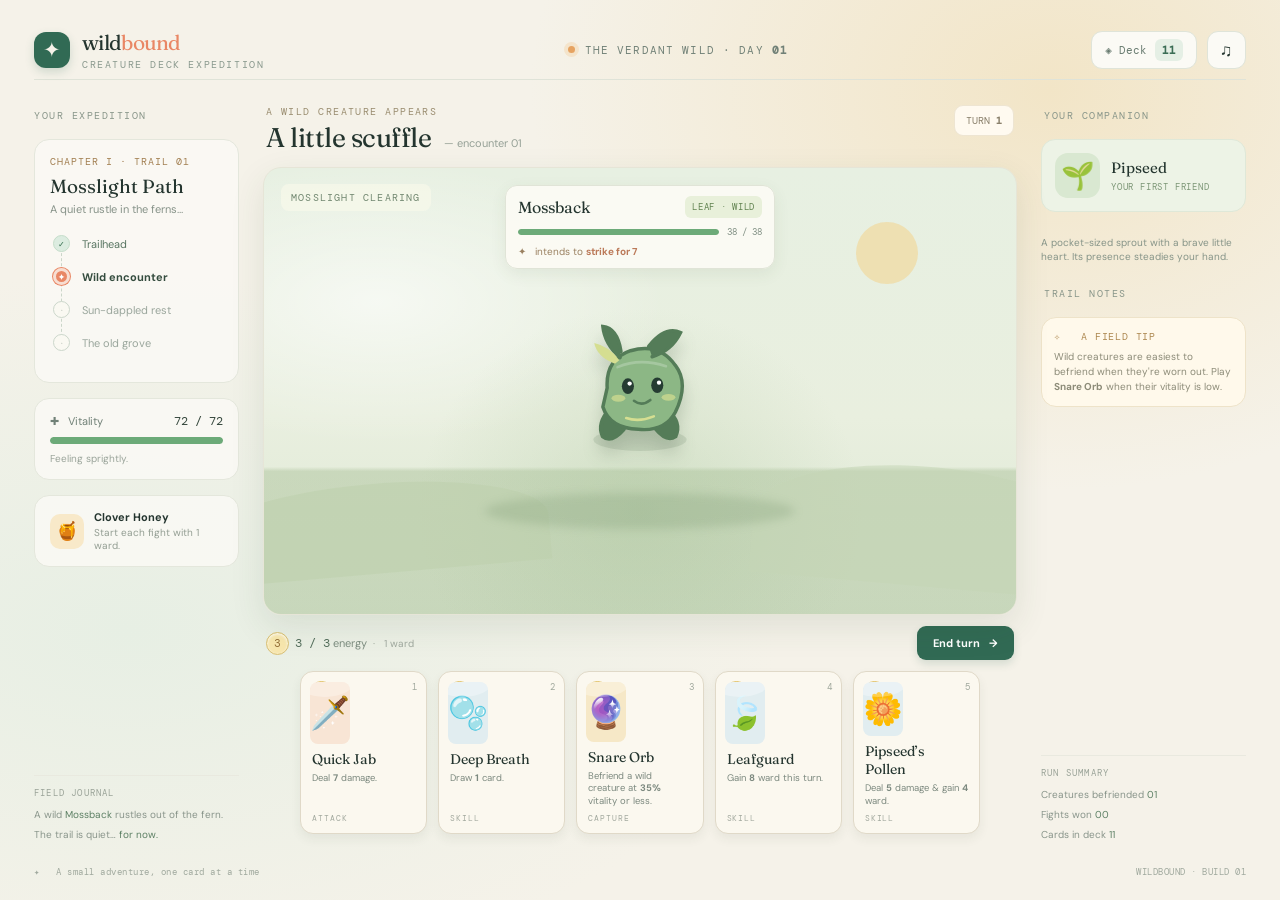
<file: index.html>
<!doctype html>
<html lang="en">
<head>
<meta charset="utf-8"><meta name="viewport" content="width=device-width,initial-scale=1,viewport-fit=cover"><meta name="theme-color" content="#f6f1e7"><link rel="icon" href="data:image/svg+xml,%3Csvg xmlns='http://www.w3.org/2000/svg' viewBox='0 0 40 40'%3E%3Crect width='40' height='40' rx='12' fill='%23316a54'/%3E%3Ctext x='20' y='28' text-anchor='middle' font-size='25' fill='%23f6f2e9'%3E✦%3C/text%3E%3C/svg%3E"><title>Wildbound — A creature deckbuilding expedition</title>
<style>
@import url('https://fonts.googleapis.com/css2?family=DM+Mono:wght@400;500&family=DM+Sans:wght@400;500;600;700;800&family=Fraunces:opsz,wght@9..144,700;9..144,800&display=swap');
:root{--ink:#24352f;--muted:#75877d;--paper:#f6f2e9;--line:#e4e6d9;--green:#316a54;--mint:#dcece0;--coral:#e98765;--yellow:#f3c66a;--blue:#8ebed0;--shadow:0 12px 34px #2b49301b}*{box-sizing:border-box}body{margin:0;background:#f5f2e9;color:var(--ink);font-family:'DM Sans',sans-serif;min-height:100vh;background-image:radial-gradient(ellipse at 82% 10%,#f2e5c7 0,transparent 35%),radial-gradient(ellipse at 10% 70%,#e7efe4 0,transparent 40%)}button{font:inherit;color:inherit;cursor:pointer}button:focus-visible{outline:3px solid #e98765;outline-offset:3px}.app{max-width:1450px;margin:auto;padding:20px 34px 22px;min-height:100vh;display:flex;flex-direction:column}.topbar{height:60px;display:flex;align-items:center;justify-content:space-between;border-bottom:1px solid #dfe3d8;flex-shrink:0}.brand{display:flex;align-items:center;gap:12px}.brand-mark{width:36px;height:36px;border-radius:12px;background:#316a54;color:#f6f2e9;display:grid;place-items:center;font-size:21px;box-shadow:0 4px 10px #316a5430}.brand-name{font-family:Fraunces,serif;font-size:21px;letter-spacing:-.7px}.brand-name span{color:var(--coral)}.brand-caption{font:10px 'DM Mono',monospace;text-transform:uppercase;letter-spacing:1.6px;color:#8a998e;margin-top:3px}.header-center{display:flex;align-items:center;gap:10px;color:#718177;font:11px 'DM Mono',monospace;text-transform:uppercase;letter-spacing:1.15px}.season-dot{width:7px;height:7px;border-radius:99px;background:#e6a361;box-shadow:0 0 0 4px #f4e4cb}.top-actions{display:flex;align-items:center;gap:10px}.icon-btn,.deck-pill{border:1px solid #dfe4d9;background:#fbfaf5;border-radius:11px;height:38px;display:flex;align-items:center;justify-content:center}.icon-btn{width:39px;font-size:17px}.deck-pill{padding:0 13px;gap:8px;font:11px 'DM Mono',monospace;color:#687b70}.deck-pill b{background:#e5efe5;color:#3b6d55;padding:4px 7px;border-radius:6px}.layout{display:grid;grid-template-columns:205px minmax(0,1fr) 205px;gap:24px;flex:1;min-height:0;padding:24px 0 10px}.rail{display:flex;flex-direction:column;gap:15px}.rail-heading{font:10px 'DM Mono',monospace;text-transform:uppercase;letter-spacing:1.5px;color:#89968a;margin:5px 0 2px}.expedition-card,.stat-card,.tip-card{background:#fbfaf5dd;border:1px solid #e4e7dc;border-radius:15px;padding:15px}.chapter{font:10px 'DM Mono',monospace;text-transform:uppercase;color:#a27f51;letter-spacing:1px}.chapter-title{font:19px Fraunces,serif;margin:6px 0 4px}.chapter-sub{color:#869288;font-size:11px}.route{margin:19px 0 4px 3px;position:relative}.route:before{content:'';position:absolute;left:8px;top:8px;bottom:9px;border-left:1px dashed #cbd6c9}.route-node{display:flex;align-items:center;gap:12px;position:relative;margin:0 0 16px;font-size:11px;color:#9aa69c}.node-dot{width:17px;height:17px;border-radius:50%;border:1px solid #ccd7cb;background:#faf9f2;display:grid;place-items:center;font-size:8px;z-index:1}.route-node.done{color:#587561}.route-node.done .node-dot{background:#dcece0;border-color:#c5ddca;color:#397151}.route-node.active{color:#344c3e;font-weight:700}.route-node.active .node-dot{background:#e98765;color:white;border:3px solid #f7ded2;box-shadow:0 0 0 1px #e98765}.stat-card{padding:14px 15px}.stat-line{display:flex;justify-content:space-between;align-items:center;margin-bottom:8px;font-size:11px;color:#718177}.stat-line strong{color:#34463b;font:12px 'DM Mono',monospace}.hp-track{height:7px;border-radius:9px;background:#eaece4;overflow:hidden}.hp-fill{height:100%;border-radius:9px;background:#6caa78;transition:width .35s}.hp-fill.low{background:#e98765}.small-caption{font-size:10px;color:#9aa49a;margin-top:8px}.relic{display:flex;align-items:center;gap:10px}.relic-icon{width:35px;height:35px;border-radius:10px;background:#f8e9c9;display:grid;place-items:center;font-size:18px}.relic-name{font-size:11px;font-weight:700}.relic-desc{font-size:10px;color:#929d92;margin-top:2px}.center{display:flex;flex-direction:column;min-width:0}.battle-head{display:flex;align-items:flex-start;justify-content:space-between;margin:1px 3px 13px}.eyebrow{font:10px 'DM Mono',monospace;letter-spacing:1.45px;text-transform:uppercase;color:#9a8d70}.battle-title{font:27px Fraunces,serif;letter-spacing:-.5px;margin:3px 0 0}.battle-title small{font:11px 'DM Sans',sans-serif;color:#95a096;letter-spacing:0;margin-left:7px}.round-label{background:#fffaf0;border:1px solid #eee5d2;border-radius:9px;padding:8px 11px;font:10px 'DM Mono',monospace;color:#8a806b}.arena{position:relative;min-height:265px;flex:1;border:1px solid #e6e5d7;border-radius:18px;overflow:hidden;background:linear-gradient(180deg,#e7f0e2 0%,#e9efdf 56%,#dce8d4 100%);box-shadow:var(--shadow);display:flex;align-items:center;justify-content:center}.arena:before{content:'';position:absolute;inset:0;background:radial-gradient(ellipse at 50% 77%,#a7c39855 0%,transparent 42%),radial-gradient(ellipse at 15% 30%,#fff9 0,transparent 32%),linear-gradient(180deg,transparent 67%,#8caa7650 68%,#9fb58a55 100%)}.sun{position:absolute;width:62px;height:62px;right:13%;top:12%;border-radius:50%;background:#f4d28a88;filter:blur(.3px)}.hill{position:absolute;bottom:9%;height:90px;width:47%;border-radius:50% 50% 0 0;background:#bdd1ac88;left:-9%;transform:rotate(-5deg)}.hill.two{left:auto;right:-12%;bottom:6%;height:120px;background:#c6d6b788;transform:rotate(5deg)}.arena-label{position:absolute;left:17px;top:16px;font:10px 'DM Mono',monospace;text-transform:uppercase;letter-spacing:1.2px;color:#718770;background:#f7f8eabf;padding:7px 10px;border-radius:8px}.arena-ground{position:absolute;bottom:19%;width:310px;height:36px;border-radius:50%;background:#708d6338;filter:blur(4px)}.creature-wrap{position:relative;z-index:2;display:flex;flex-direction:column;align-items:center;transform:translateY(-4px);transition:transform .25s,filter .25s}.creature-wrap.hit{animation:hit .35s}.creature{width:190px;height:158px;filter:drop-shadow(0 12px 8px #344c3233);overflow:visible}.enemy-info{position:absolute;z-index:3;top:17px;left:50%;transform:translateX(-50%);width:min(270px,54%);background:#fcfbf5ed;border:1px solid #e0e4d7;border-radius:12px;padding:10px 12px;box-shadow:0 5px 16px #455b3214}.enemy-top{display:flex;align-items:center;justify-content:space-between;gap:9px}.enemy-name{font:16px Fraunces,serif}.type-tag{font:9px 'DM Mono',monospace;text-transform:uppercase;letter-spacing:.7px;padding:5px 7px;border-radius:6px;background:#e8f0da;color:#60824f}.enemy-hp-line{display:flex;align-items:center;gap:8px;margin-top:8px}.enemy-hp-line .hp-track{height:6px;flex:1}.enemy-hp-text{font:9px 'DM Mono',monospace;color:#819084;white-space:nowrap}.intent{margin-top:7px;font-size:10px;color:#9a8060}.intent b{color:#bb7958}.battle-bottom{display:flex;align-items:center;justify-content:space-between;padding:11px 3px 9px}.energy{display:flex;align-items:center;gap:6px}.energy-orb{height:23px;width:23px;border:1px solid #d8c077;border-radius:50%;background:#f8e7ae;color:#967139;display:grid;place-items:center;font:11px 'DM Mono',monospace;box-shadow:inset 0 1px 3px #fff}.energy-copy{font-size:11px;color:#7e8d81}.energy-copy b{font:12px 'DM Mono',monospace;color:#536d5b}.turn-note{font-size:10px;color:#a0a89f}.end-turn{border:0;background:#316a54;color:#fff;border-radius:9px;padding:10px 16px;font-size:11px;font-weight:700;box-shadow:0 4px 9px #316a542a;transition:.18s}.end-turn:hover{background:#285b46;transform:translateY(-1px)}.hand{display:flex;align-items:stretch;justify-content:center;gap:11px;min-height:178px;padding:2px 3px 0}.card{width:clamp(115px,17%,155px);min-width:0;height:163px;border:1px solid #e0d9c8;background:#fbf8ef;border-radius:13px;padding:11px 11px 10px;display:flex;flex-direction:column;text-align:left;position:relative;box-shadow:0 5px 11px #263e2911;transition:transform .16s,box-shadow .16s,border .16s;overflow:hidden}.card:hover:not(:disabled){transform:translateY(-8px);box-shadow:0 12px 17px #263e2920;border-color:#bdcbb7}.card:disabled{opacity:.55;cursor:not-allowed;filter:grayscale(.25)}.card-cost{position:absolute;left:9px;top:9px;width:23px;height:23px;border-radius:50%;background:#f0d483;border:1px solid #e1c26c;display:grid;place-items:center;font:11px 'DM Mono',monospace;color:#735d2f}.card-art{height:62px;margin:-1px -2px 6px;border-radius:8px;background:#e4eedf;display:grid;place-items:center;font-size:32px;position:relative;overflow:hidden}.card-art:after{content:'';position:absolute;width:58px;height:30px;border-radius:50%;background:#ffffff4a;top:-15px;right:-4px}.card.attack .card-art{background:#f8e5d5}.card.skill .card-art{background:#e1edf0}.card.catch .card-art{background:#f6e8c7}.card-name{font:14px Fraunces,serif;margin-bottom:4px;padding-right:2px}.card-description{font-size:9.5px;line-height:1.35;color:#7c897f}.card-type{font:8px 'DM Mono',monospace;letter-spacing:.9px;text-transform:uppercase;color:#a3a99f;margin-top:auto;padding-top:5px}.card-key{position:absolute;right:9px;top:9px;font:9px 'DM Mono',monospace;color:#a0a89d}.right-rail .rail-heading{margin-left:3px}.companion-card{background:#edf3e6;border:1px solid #dfe8d8;border-radius:14px;padding:13px;display:flex;gap:11px;align-items:center}.companion-avatar{width:45px;height:45px;border-radius:13px;background:#d9e8d1;display:grid;place-items:center;font-size:27px}.companion-name{font:15px Fraunces,serif}.companion-role{font:9px 'DM Mono',monospace;text-transform:uppercase;letter-spacing:.8px;color:#7c9676;margin-top:4px}.companion-desc{font-size:10px;color:#869488;line-height:1.4;margin-top:9px}.log{border-top:1px solid #e9e9df;padding-top:11px;margin-top:auto}.log-title{font:9px 'DM Mono',monospace;text-transform:uppercase;letter-spacing:1.2px;color:#9aa398;margin-bottom:8px}.log-entry{font-size:10px;color:#89958b;line-height:1.5;margin:5px 0}.log-entry span{color:#5d8065}.tip-card{background:#fff9eb;border-color:#eee3c9;padding:12px}.tip-head{font:10px 'DM Mono',monospace;text-transform:uppercase;letter-spacing:.8px;color:#ad8850;margin-bottom:6px}.tip-text{font-size:10px;color:#8c8b78;line-height:1.5}.footer{height:21px;display:flex;justify-content:space-between;align-items:end;color:#a0a99e;font:9px 'DM Mono',monospace;letter-spacing:.5px}.toast{position:fixed;left:50%;bottom:26px;transform:translate(-50%,20px);padding:11px 17px;border-radius:10px;background:#263f33;color:#fff;font-size:12px;box-shadow:var(--shadow);opacity:0;pointer-events:none;transition:.25s;z-index:20}.toast.show{opacity:1;transform:translate(-50%,0)}
@keyframes hit{0%,100%{transform:translateY(-4px)}35%{transform:translate(15px,-4px) rotate(4deg);filter:brightness(1.7)}70%{transform:translate(-8px,-4px)}}
</style>
</head>
<body><div class="app">
<header class="topbar"><div class="brand"><div class="brand-mark">✦</div><div><div class="brand-name">wild<span>bound</span></div><div class="brand-caption">creature deck expedition</div></div></div><div class="header-center"><i class="season-dot"></i><span>THE VERDANT WILD · DAY <b id="dayNum">01</b></span></div><div class="top-actions"><button class="deck-pill" id="deckButton" aria-label="View deck">◈ Deck <b id="deckCount">10</b></button><button class="icon-btn" id="soundButton" aria-label="Toggle sound">♫</button></div></header>
<div class="layout">
<aside class="rail"><div class="rail-heading">Your expedition</div><section class="expedition-card"><div class="chapter">Chapter I · Trail 01</div><div class="chapter-title">Mosslight Path</div><div class="chapter-sub">A quiet rustle in the ferns…</div><div class="route"><div class="route-node done"><span class="node-dot">✓</span> Trailhead</div><div class="route-node active" id="routeBattle"><span class="node-dot">✦</span> Wild encounter</div><div class="route-node" id="routeRest"><span class="node-dot">·</span> Sun-dappled rest</div><div class="route-node" id="routeBoss"><span class="node-dot">·</span> The old grove</div></div></section>
<section class="stat-card"><div class="stat-line"><span>✚ &nbsp; Vitality</span><strong><span id="playerHp">72</span> / 72</strong></div><div class="hp-track"><div class="hp-fill" id="playerHpBar" style="width:100%"></div></div><div class="small-caption" id="hpCaption">Feeling sprightly.</div></section>
<section class="stat-card"><div class="relic"><div class="relic-icon">🍯</div><div><div class="relic-name">Clover Honey</div><div class="relic-desc">Start each fight with 1 ward.</div></div></div></section>
<div class="log"><div class="log-title">Field journal</div><div id="combatLog"><div class="log-entry">The trail is quiet… <span>for now.</span></div></div></div></aside>
<main class="center"><div class="battle-head"><div><div class="eyebrow" id="battleEyebrow">A WILD CREATURE APPEARS</div><h1 class="battle-title" id="battleTitle">A little scuffle <small>— encounter 01</small></h1></div><div class="round-label">TURN <b id="turnNum">1</b></div></div>
<section class="arena" id="arena"><div class="sun"></div><div class="hill"></div><div class="hill two"></div><div class="arena-label">Mosslight clearing</div><div class="arena-ground"></div>
<div class="enemy-info"><div class="enemy-top"><div class="enemy-name" id="enemyName">Mossback</div><div class="type-tag" id="enemyType">Leaf · Wild</div></div><div class="enemy-hp-line"><div class="hp-track"><div class="hp-fill" id="enemyHpBar" style="width:100%"></div></div><div class="enemy-hp-text"><span id="enemyHp">38</span> / <span id="enemyMaxHp">38</span></div></div><div class="intent" id="enemyIntent">✦ &nbsp; intends to <b>strike for 7</b></div></div>
<div class="creature-wrap" id="creatureWrap"><svg class="creature" id="creatureArt" viewBox="0 0 220 180" role="img" aria-label="Mossback creature"></svg></div></section>
<div class="battle-bottom"><div class="energy"><div class="energy-orb" id="energyOrb">3</div><div class="energy-copy"><b id="energyNum">3 / 3</b> energy</div><div class="turn-note" id="wardNote">· &nbsp; 1 ward</div></div><button class="end-turn" id="endTurn">End turn &nbsp; →</button></div>
<div class="hand" id="hand" aria-label="Cards in hand"></div>
</main>
<aside class="rail right-rail"><div class="rail-heading">Your companion</div><section class="companion-card"><div class="companion-avatar" id="companionAvatar">🌱</div><div><div class="companion-name" id="companionName">Pipseed</div><div class="companion-role" id="companionRole">Your first friend</div></div></section><div class="companion-desc" id="companionDesc">A pocket-sized sprout with a brave little heart. Its presence steadies your hand.</div>
<div class="rail-heading" style="margin-top:8px">Trail notes</div><section class="tip-card"><div class="tip-head">✧ &nbsp; A field tip</div><div class="tip-text" id="tipText">Wild creatures are easiest to befriend when they're worn out. Play <b>Snare Orb</b> when their vitality is low.</div></section>
<div class="log" style="margin-top:auto"><div class="log-title">Run summary</div><div class="log-entry">Creatures befriended <span id="caughtCount">01</span></div><div class="log-entry">Fights won <span id="winCount">00</span></div><div class="log-entry">Cards in deck <span id="summaryDeck">10</span></div></div></aside>
</div><footer class="footer"><span>✦ &nbsp; A small adventure, one card at a time</span><span>WILDBOUND · BUILD 01</span></footer></div>
<div class="toast" id="toast" role="status" aria-live="polite"></div>
<div class="modal-backdrop" id="modal"></div>
<script>
const $=s=>document.querySelector(s);
const creatureData=[
 {name:'Mossback',type:'Leaf · Wild',hp:38,attack:7,emoji:'🌿',body:'#8cb785',dark:'#547c58',accent:'#d5de91',eyes:'#253c32',kind:'moss'},
 {name:'Emberkit',type:'Flame · Wild',hp:34,attack:8,emoji:'🔥',body:'#e99966',dark:'#b75e4c',accent:'#f4cc78',eyes:'#543b31',kind:'ember'},
 {name:'Brookfin',type:'Tide · Wild',hp:42,attack:6,emoji:'💧',body:'#78b7c5',dark:'#4b8797',accent:'#d4f1e9',eyes:'#294858',kind:'brook'},
 {name:'Thornling',type:'Leaf · Wild',hp:46,attack:9,emoji:'🍃',body:'#a0ae75',dark:'#667547',accent:'#e1c67c',eyes:'#3c4630',kind:'thorn'},
 {name:'Moonmoth',type:'Dream · Wild',hp:48,attack:9,emoji:'🌙',body:'#9c8ec0',dark:'#695e91',accent:'#e6d4a0',eyes:'#413b5c',kind:'moon'},
 {name:'Elderbloom',type:'Ancient · Boss',hp:94,attack:12,emoji:'🌸',body:'#98aa77',dark:'#536443',accent:'#edc5a1',eyes:'#354532',kind:'boss'}
];
const cardDefs={
 jab:{name:'Quick Jab',cost:1,damage:7,type:'attack',icon:'🗡️',desc:'Deal <b>7</b> damage.',copies:4},
 heavy:{name:'Bramble Bash',cost:2,damage:15,type:'attack',icon:'🌰',desc:'Deal <b>15</b> damage.',copies:2},
 guard:{name:'Leafguard',cost:1,block:8,type:'skill',icon:'🍃',desc:'Gain <b>8</b> ward this turn.',copies:2},
 focus:{name:'Deep Breath',cost:0,draw:1,type:'skill',icon:'🫧',desc:'Draw <b>1</b> card.',copies:1},
 snare:{name:'Snare Orb',cost:1,capture:true,type:'catch',icon:'🔮',desc:'Befriend a wild creature at <b>35%</b> vitality or less.',copies:1},
 pip:{name:'Pipseed’s Pollen',cost:1,damage:5,block:4,type:'skill',icon:'🌼',desc:'Deal <b>5</b> damage & gain <b>4</b> ward.',copies:1}
};
let state={playerHp:72,maxHp:72,enemy:null,enemyHp:0,energy:3,maxEnergy:3,ward:1,turn:1,hand:[],draw:[],discard:[],deck:['jab','jab','jab','jab','heavy','heavy','guard','guard','focus','snare','pip'],battle:1,encounter:0,caught:1,wins:0,playing:true,ended:false,boss:false, toastTimer:null};
function shuffle(a){for(let i=a.length-1;i>0;i--){let j=Math.floor(Math.random()*(i+1));[a[i],a[j]]=[a[j],a[i]]}return a}
function addLog(text){let el=document.createElement('div');el.className='log-entry';el.innerHTML=text;$('#combatLog').prepend(el);while($('#combatLog').children.length>4)$('#combatLog').lastChild.remove()}
function toast(msg){let t=$('#toast');t.textContent=msg;t.classList.add('show');clearTimeout(state.toastTimer);state.toastTimer=setTimeout(()=>t.classList.remove('show'),2100)}
function art(c){let extra=c.kind==='moss'?'<path d="M88 49Q84 22 67 20Q69 40 87 56M120 43Q139 19 157 27Q147 48 124 55" fill="'+c.dark+'" stroke="'+c.dark+'" stroke-width="4" stroke-linecap="round"/><path d="M81 63Q60 55 57 39Q75 43 86 59" fill="'+c.accent+'"/>':c.kind==='ember'?'<path d="M76 58Q49 29 69 11Q72 31 90 38Q96 17 111 8Q111 31 125 40Q149 25 153 13Q167 46 138 61" fill="'+c.accent+'"/>':c.kind==='brook'?'<path d="M80 47Q60 27 66 8Q85 24 95 39M128 43Q149 17 164 25Q150 48 132 55" fill="'+c.accent+'"/>':c.kind==='thorn'?'<path d="M80 53 62 28 87 38 94 13 107 39 134 17 127 48" fill="'+c.dark+'"/>':c.kind==='moon'?'<path d="M73 74Q40 38 59 20Q91 32 99 67M140 71Q170 38 154 18Q125 34 119 67" fill="'+c.accent+'" opacity=".8"/>': '<path d="M75 64Q54 26 74 9L96 44M136 59Q157 18 174 34L147 73" fill="'+c.accent+'"/>';
return `<ellipse cx="110" cy="151" rx="54" ry="13" fill="#415b3e" opacity=".13"/><path d="M76 115Q60 132 67 147Q77 155 91 139M142 117Q158 131 151 147Q141 154 128 138" fill="${c.dark}" stroke="${c.dark}" stroke-width="5" stroke-linecap="round"/><path d="M72 91Q70 58 99 48Q132 38 151 65Q167 86 151 119Q139 142 108 139Q75 138 67 113Z" fill="${c.body}" stroke="${c.dark}" stroke-width="4" stroke-linejoin="round"/>${extra}<ellipse cx="96" cy="89" rx="7" ry="9" fill="${c.eyes}"/><ellipse cx="130" cy="88" rx="7" ry="9" fill="${c.eyes}"/><circle cx="98" cy="86" r="2.5" fill="white"/><circle cx="132" cy="85" r="2.5" fill="white"/><path d="M103 106Q112 113 122 105" fill="none" stroke="${c.dark}" stroke-width="3" stroke-linecap="round"/><ellipse cx="85" cy="103" rx="8" ry="4" fill="${c.accent}" opacity=".68"/><ellipse cx="143" cy="102" rx="8" ry="4" fill="${c.accent}" opacity=".68"/><path d="M94 126Q109 131 126 124" fill="none" stroke="${c.accent}" stroke-width="3" stroke-linecap="round"/><path d="M84 67Q110 56 140 66" fill="none" stroke="#ffffff" stroke-width="3" opacity=".22" stroke-linecap="round"/>`}
function enemyIntent(){if(!state.enemy)return;$('#enemyIntent').innerHTML=state.enemyHp<=state.enemy.hp*.35?'✧ &nbsp; seems <b>ready to befriend</b>':`✦ &nbsp; intends to <b>strike for ${state.enemy.attack+(state.turn>2?2:0)}</b>`}
function render(){let e=state.enemy;$('#playerHp').textContent=state.playerHp;$('#playerHpBar').style.width=Math.max(0,state.playerHp/state.maxHp*100)+'%';$('#playerHpBar').classList.toggle('low',state.playerHp<=25);$('#hpCaption').textContent=state.playerHp>48?'Feeling sprightly.':state.playerHp>24?'A little winded.':'Careful now — find some cover.';$('#enemyName').textContent=e.name;$('#enemyType').textContent=e.type;$('#enemyHp').textContent=Math.max(0,state.enemyHp);$('#enemyMaxHp').textContent=e.hp;$('#enemyHpBar').style.width=Math.max(0,state.enemyHp/e.hp*100)+'%';$('#creatureArt').innerHTML=art(e);$('#creatureArt').setAttribute('aria-label',e.name+' creature');$('#turnNum').textContent=state.turn;$('#energyNum').textContent=`${state.energy} / ${state.maxEnergy}`;$('#energyOrb').textContent=state.energy;$('#wardNote').innerHTML=`· &nbsp; ${state.ward} ward`;$('#dayNum').textContent=String(state.battle).padStart(2,'0');$('#battleTitle').innerHTML=state.boss?'The heart of the grove <small>— final encounter</small>':`A little scuffle <small>— encounter ${String(state.encounter).padStart(2,'0')}</small>`;$('#battleEyebrow').textContent=state.boss?'AN ANCIENT STIRS':'A WILD CREATURE APPEARS';$('#deckCount').textContent=state.deck.length;$('#summaryDeck').textContent=state.deck.length;$('#caughtCount').textContent=String(state.caught).padStart(2,'0');$('#winCount').textContent=String(state.wins).padStart(2,'0');$('#routeBattle').classList.toggle('active',!state.ended);$('#routeBattle').classList.toggle('done',state.ended);$('#routeRest').classList.toggle('active',state.ended&&!state.boss);$('#routeBoss').classList.toggle('active',state.boss);enemyIntent();renderHand()}
function draw(n){for(let i=0;i<n;i++){if(!state.draw.length){if(!state.discard.length)break;state.draw=shuffle(state.discard);state.discard=[]}state.hand.push(state.draw.pop())}}
function renderHand(){const hand=$('#hand');hand.innerHTML='';state.hand.forEach((id,i)=>{let d=cardDefs[id];let b=document.createElement('button');b.className=`card ${d.type}`;b.disabled=!state.playing||state.ended||state.energy<d.cost;b.innerHTML=`<span class="card-cost">${d.cost}</span><span class="card-key">${i+1}</span><div class="card-art">${d.icon}</div><div class="card-name">${d.name}</div><div class="card-description">${d.desc}</div><div class="card-type">${d.type==='catch'?'Capture':d.type}</div>`;b.onclick=()=>playCard(i);hand.appendChild(b)})}
function newBattle(index=0){state.boss=index===5;state.encounter++;state.enemy=creatureData[index];state.enemyHp=state.enemy.hp;state.ward=1;state.turn=1;state.energy=3;state.playing=true;state.ended=false;state.hand=[];state.draw=shuffle([...state.deck]);state.discard=[];draw(5);render();addLog(`A wild <span>${state.enemy.name}</span> rustles out of the fern.`)}
function playCard(i){if(!state.playing||state.ended)return;let id=state.hand[i],d=cardDefs[id];if(!d||state.energy<d.cost)return;state.energy-=d.cost;state.hand.splice(i,1);state.discard.push(id);
if(d.damage){state.enemyHp=Math.max(0,state.enemyHp-d.damage);$('#creatureWrap').classList.remove('hit');void $('#creatureWrap').offsetWidth;$('#creatureWrap').classList.add('hit');addLog(`You play <span>${d.name}</span> for ${d.damage} damage.`)}if(d.block){state.ward+=d.block;addLog(`<span>${d.name}</span> forms a ${d.block}-point ward.`)}if(d.draw)draw(d.draw);
if(d.capture){let ratio=state.enemyHp/state.enemy.hp;if(ratio>.35){toast('Too lively! Wear it down to 35% vitality first.');state.energy+=d.cost;state.hand.splice(state.hand.length-1,0,id);state.discard.pop();render();return}let chance=Math.min(.96,.62+(.35-ratio)*1.15);if(Math.random()<chance){state.caught++;cardDefs['friend'+state.caught]={name:state.enemy.name+' Buddy',cost:1,damage:9,type:'attack',icon:state.enemy.emoji,desc:`Your new friend deals <b>9</b> damage.`,copies:0};state.deck.push('friend'+state.caught);state.wins++;addLog(`<span>${state.enemy.name}</span> trusts you enough to come along!`);toast(`${state.enemy.name} joined your team!`);victory(true);return}else{addLog(`${state.enemy.name} slipped free of the orb!`);toast('The orb shook… and popped open!')}}
if(state.enemyHp<=0){victory(false);return}render()}
function victory(caught){state.ended=true;state.playing=false;state.hand.forEach(c=>state.discard.push(c));state.hand=[];if(!caught)state.wins++;render();showReward(caught)}
function enemyTurn(){if(state.ended)return;state.playing=false;render();setTimeout(()=>{if(state.ended)return;let dmg=state.enemy.attack+(state.turn>2?2:0);let blocked=Math.min(state.ward,dmg);state.ward-=blocked;let hit=dmg-blocked;state.playerHp=Math.max(0,state.playerHp-hit);addLog(`${state.enemy.name} strikes for ${dmg}. ${blocked?`Your ward absorbs ${blocked}.`:''}`);if(state.playerHp<=0){render();gameOver();return}state.turn++;state.energy=state.maxEnergy;state.ward=1;draw(5);state.playing=true;render()},550)}
function endTurn(){if(!state.playing||state.ended)return;state.hand.forEach(c=>state.discard.push(c));state.hand=[];enemyTurn()}
function nextBattle(){state.battle++;let ix=state.battle>=5?5:(state.battle-1)%5;state.playerHp=Math.min(state.maxHp,state.playerHp+8);newBattle(ix);if(ix===5)toast('A warm patch of sunlight restores 8 vitality.')}
function showReward(caught){let picks=shuffle(['heavy','guard','pip','jab','focus']).slice(0,3);let modal=$('#modal');modal.innerHTML=`<div class="modal"><div class="modal-mark">${caught?'✧':'✦'}</div><div class="eyebrow">${caught?'A NEW FRIEND':'CLEARING SECURED'}</div><h2>${caught?`${state.enemy.name} trusts you`:'A moment to breathe'}</h2><p>${caught?`A new friend joined your deck. Choose one keepsake for the trail ahead.`:'The wild grows quiet. Choose a card to add to your deck, or leave your pack light.'}</p><div class="reward-cards">${picks.map((id,i)=>{let d=cardDefs[id];return `<button class="reward-card" data-card="${id}"><span class="reward-icon">${d.icon}</span><span class="reward-name">${d.name}</span><span class="reward-desc">${d.desc}</span><span class="reward-add">ADD TO DECK ＋</span></button>`}).join('')}</div><div class="modal-actions"><button class="skip-btn" id="skipReward">Skip reward</button><button class="continue-btn" id="continueRun">Continue trail →</button></div></div>`;modal.classList.add('open');modal.querySelectorAll('.reward-card').forEach(b=>b.onclick=()=>{modal.querySelectorAll('.reward-card').forEach(x=>x.classList.remove('selected'));b.classList.add('selected');modal.dataset.pick=b.dataset.card});$('#skipReward').onclick=()=>{modal.dataset.pick='';nextFromModal()};$('#continueRun').onclick=nextFromModal}
function nextFromModal(){let m=$('#modal'),pick=m.dataset.pick;if(pick){state.deck.push(pick);toast(`${cardDefs[pick].name} added to your deck.`)}m.classList.remove('open');m.innerHTML='';if(state.boss){showFinal()}else nextBattle()}
function showFinal(){let m=$('#modal');m.innerHTML=`<div class="modal finale"><div class="modal-mark">🌸</div><div class="eyebrow">THE VERDANT WILD REMEMBERS</div><h2>You found your way home</h2><p>Every wild heart you met is part of your story now. The Mosslight Path will always be here when you're ready for another walk.</p><div class="final-stats"><div><b>${state.caught}</b><span>friends made</span></div><div><b>${state.wins}</b><span>encounters won</span></div><div><b>${state.deck.length}</b><span>cards collected</span></div></div><button class="continue-btn" id="restart">Take another walk ↗</button></div>`;m.classList.add('open');$('#restart').onclick=restart}
function gameOver(){let m=$('#modal');m.innerHTML=`<div class="modal finale"><div class="modal-mark">🌙</div><div class="eyebrow">THE TRAIL CAN WAIT</div><h2>Time to rest, traveler</h2><p>Your friends will be here when you feel ready to try the path again.</p><button class="continue-btn" id="restart">Begin again ↗</button></div>`;m.classList.add('open');$('#restart').onclick=restart}
function restart(){state={playerHp:72,maxHp:72,enemy:null,enemyHp:0,energy:3,maxEnergy:3,ward:1,turn:1,hand:[],draw:[],discard:[],deck:['jab','jab','jab','jab','heavy','heavy','guard','guard','focus','snare','pip'],battle:1,encounter:0,caught:1,wins:0,playing:true,ended:false,boss:false,toastTimer:null};$('#modal').classList.remove('open');$('#combatLog').innerHTML='';newBattle(0)}
$('#endTurn').onclick=endTurn;$('#deckButton').onclick=()=>{let groups={};state.deck.forEach(id=>groups[id]=(groups[id]||0)+1);let m=$('#modal');m.innerHTML=`<div class="modal deck-modal"><button class="close-modal" id="closeDeck">×</button><div class="eyebrow">YOUR PACK · ${state.deck.length} CARDS</div><h2>Trail deck</h2><p>Each turn, draw five cards. Played cards cycle back into your pack.</p><div class="deck-list">${Object.entries(groups).map(([id,count])=>`<div class="deck-row"><span>${cardDefs[id]?.icon||'✦'}</span><b>${cardDefs[id]?.name||id}</b><small>× ${count}</small></div>`).join('')}</div></div>`;m.classList.add('open');$('#closeDeck').onclick=()=>m.classList.remove('open')};$('#soundButton').onclick=()=>{toast('A quiet trail, just as it should be.')};document.addEventListener('keydown',e=>{if(e.key>='1'&&e.key<='5'&&!$('#modal').classList.contains('open'))playCard(Number(e.key)-1);if(e.key===' '&&!$('#modal').classList.contains('open')){e.preventDefault();endTurn()}if(e.key==='Escape')$('#modal').classList.remove('open')});
newBattle(0);
</script>
<style>
.modal-backdrop{position:fixed;inset:0;background:#1f332e66;backdrop-filter:blur(5px);z-index:15;display:none;align-items:center;justify-content:center;padding:20px}.modal-backdrop.open{display:flex}.modal{width:min(690px,100%);border:1px solid #e6e5d7;background:#f9f6ec;border-radius:20px;padding:27px;box-shadow:0 24px 80px #18382c3d;text-align:center;position:relative;animation:pop .25s ease-out}.modal-mark{width:47px;height:47px;border-radius:15px;background:#e5efdf;display:grid;place-items:center;margin:0 auto 13px;font-size:24px}.modal h2{font:29px Fraunces,serif;letter-spacing:-.5px;margin:7px 0}.modal p{font-size:12px;color:#818e82;max-width:440px;margin:8px auto 20px;line-height:1.6}.reward-cards{display:flex;gap:12px;justify-content:center;margin:19px 0}.reward-card{flex:1;max-width:190px;min-height:150px;border:1px solid #e4dfd1;background:#fffdf6;border-radius:13px;padding:14px 11px;display:flex;flex-direction:column;align-items:center;gap:6px;transition:.17s}.reward-card:hover,.reward-card.selected{border-color:#6d9a73;transform:translateY(-4px);box-shadow:0 8px 20px #316a541c}.reward-icon{font-size:27px;background:#edf2e5;width:47px;height:47px;border-radius:13px;display:grid;place-items:center}.reward-name{font:15px Fraunces,serif}.reward-desc{font-size:10px;color:#859085;line-height:1.4}.reward-add{margin-top:auto;padding-top:7px;font:8px 'DM Mono',monospace;letter-spacing:.8px;color:#66916c}.modal-actions{border-top:1px solid #e9e8dd;padding-top:15px;display:flex;justify-content:space-between;align-items:center}.skip-btn{border:0;background:transparent;color:#9aa398;font-size:11px;padding:10px}.continue-btn{border:0;background:#316a54;color:white;border-radius:9px;padding:11px 16px;font-size:11px;font-weight:700}.continue-btn:hover{background:#285b46}.final-stats{display:flex;justify-content:center;gap:35px;margin:22px 0}.final-stats div{display:flex;flex-direction:column;gap:4px}.final-stats b{font:22px Fraunces,serif;color:#426c53}.final-stats span{font:9px 'DM Mono',monospace;text-transform:uppercase;letter-spacing:.7px;color:#99a397}.finale .continue-btn{margin-top:7px}.deck-modal{max-width:470px;text-align:left}.deck-modal h2{margin-bottom:4px}.deck-modal p{margin:4px 0 16px}.deck-list{max-height:55vh;overflow:auto}.deck-row{display:flex;align-items:center;gap:10px;border-top:1px solid #eae8dd;padding:10px 5px;font-size:12px}.deck-row>span{font-size:18px;width:26px}.deck-row b{font-weight:600}.deck-row small{margin-left:auto;color:#89978c;font:10px 'DM Mono',monospace}.close-modal{position:absolute;right:17px;top:14px;border:0;background:transparent;font-size:24px;color:#849087}@keyframes pop{from{opacity:0;transform:translateY(8px) scale(.98)}to{opacity:1;transform:translateY(0) scale(1)}}
@media(max-width:1100px){.app{padding:16px 20px}.layout{grid-template-columns:175px minmax(0,1fr);gap:18px}.right-rail{display:none}.hand{gap:7px}.card{width:19%;padding:9px}.card-name{font-size:13px}.card-description{font-size:9px}}
@media(max-width:720px){.app{padding:10px 12px 12px}.topbar{height:49px}.brand-mark{width:31px;height:31px}.brand-name{font-size:18px}.brand-caption{font-size:8px}.header-center{font-size:8px;letter-spacing:.6px}.deck-pill{height:33px;padding:0 8px;font-size:10px}.icon-btn{height:33px;width:33px}.layout{display:flex;flex-direction:column;gap:0;padding:13px 0 0}.layout>.rail:first-child{display:none}.center{flex:1}.battle-head{margin-bottom:8px}.battle-title{font-size:22px}.eyebrow{font-size:8px}.round-label{font-size:9px;padding:7px}.arena{height:265px;min-height:265px;flex:none}.creature{width:167px;height:138px}.enemy-info{top:12px;width:min(250px,68%);padding:8px 10px}.arena-label{font-size:8px;top:12px;left:10px}.battle-bottom{padding:8px 2px}.turn-note{display:none}.hand{min-height:160px;gap:6px;padding:0}.card{height:151px;width:20%;padding:8px 7px;border-radius:11px}.card-cost{top:6px;left:6px;width:20px;height:20px;font-size:10px}.card-key{display:none}.card-art{height:49px;font-size:26px;margin:0 -1px 5px}.card-name{font-size:11px;line-height:1.1;margin-bottom:4px}.card-description{font-size:8px;line-height:1.25}.card-type{font-size:7px;padding-top:4px}.footer{font-size:8px;margin-top:auto;padding-top:10px}.footer span:last-child{display:none}.modal{padding:22px 15px}.modal h2{font-size:24px}.reward-cards{gap:7px}.reward-card{padding:10px 7px;min-height:143px}.reward-name{font-size:12px}.reward-desc{font-size:9px}.reward-add{font-size:7px}.modal p{font-size:11px}.final-stats{gap:18px}.final-stats b{font-size:20px}.final-stats span{font-size:8px}}
@media(max-width:390px){.header-center{display:none}.arena{height:240px;min-height:240px}.card{height:142px}.hand{min-height:150px}.card-art{height:42px}.battle-title small{font-size:9px}}
</style>
</body></html>
</file>
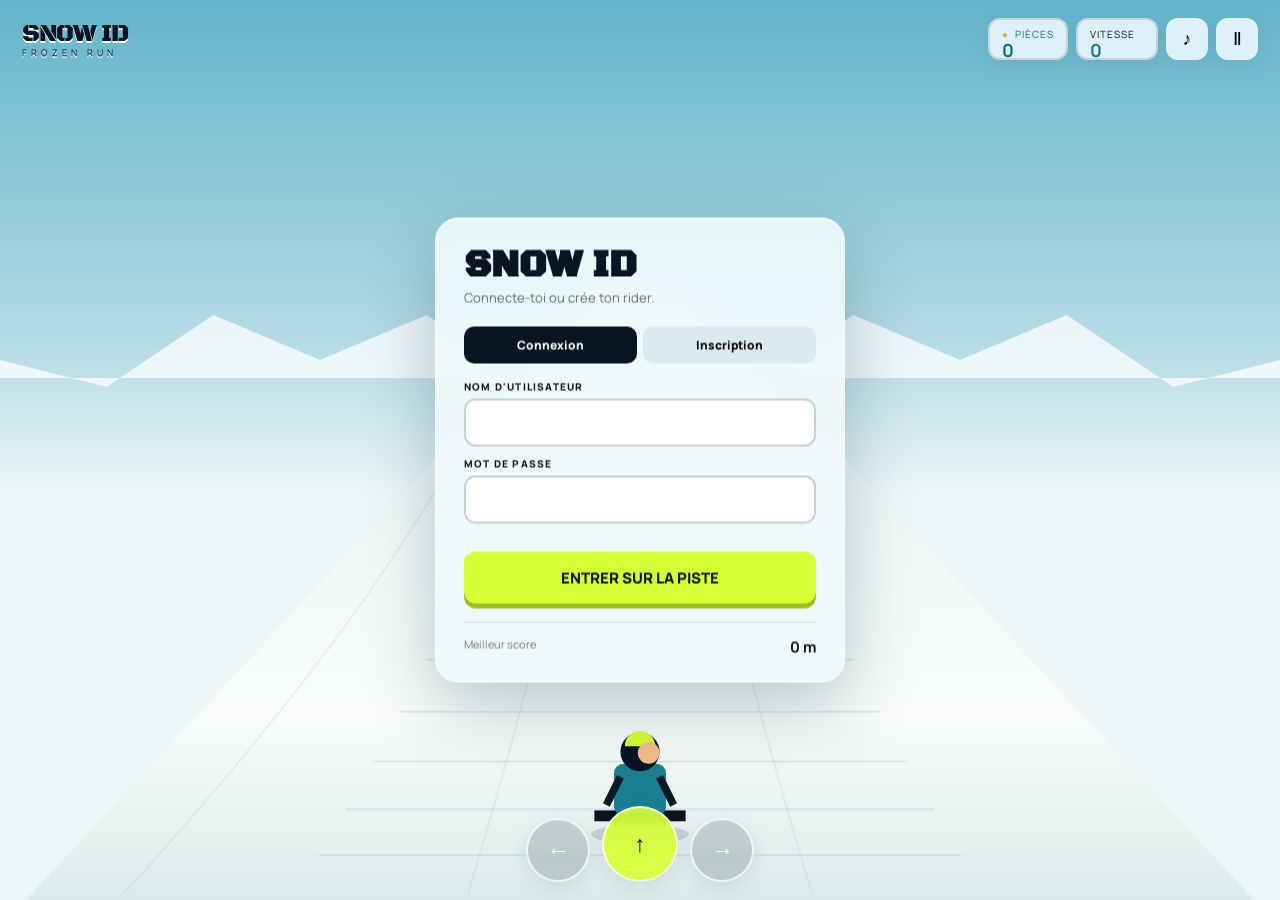
<file: dist/index.html>
<!doctype html>
<html lang="fr">
<head>
<meta charset="utf-8"><meta name="viewport" content="width=device-width,initial-scale=1,maximum-scale=1,user-scalable=no">
<title>SNOW ID — Course infinie</title>
<style>
@import url('https://fonts.googleapis.com/css2?family=Black+Ops+One&family=Manrope:wght@600;800&display=swap');
:root{--ink:#071422;--cyan:#55d7ed;--lime:#d7ff35;--snow:#eefaff}*{box-sizing:border-box}html,body{width:100%;height:100%;margin:0;overflow:hidden;font-family:Manrope,Arial,sans-serif;background:#071422;color:var(--ink)}
#app{position:relative;width:100%;height:100%;background:linear-gradient(#9bdbe8 0 42%,#f8fbfa 42%)}canvas{position:absolute;inset:0;width:100%;height:100%;display:block}
.panel{position:absolute;z-index:3}.hidden{display:none!important}.topbar{top:18px;left:22px;right:22px;height:58px;display:flex;align-items:flex-start;justify-content:space-between;pointer-events:none}.brand{font-family:'Black Ops One';font-size:25px;letter-spacing:-1px;color:#071422;text-shadow:0 2px #fff}.brand small{display:block;font-family:Manrope;font-size:9px;letter-spacing:4px;margin-top:-3px}.hud-right{display:flex;gap:8px}.chip{height:42px;background:rgba(238,250,255,.88);border:2px solid rgba(7,20,34,.12);border-radius:12px;padding:7px 12px;box-shadow:0 5px 18px rgba(30,90,110,.12);font-size:10px;text-transform:uppercase;letter-spacing:1px}.chip b{display:block;font-size:18px;line-height:19px}.coinchip{color:#0e6f79}.coinchip:before{content:'●';color:#e1b52d;margin-right:6px}.speedchip{min-width:82px}.speedchip b{color:#167b91}
.card{top:50%;left:50%;transform:translate(-50%,-50%);width:min(410px,calc(100% - 32px));padding:28px 28px 24px;border:1px solid rgba(255,255,255,.75);border-radius:24px;background:rgba(239,249,251,.94);box-shadow:0 24px 70px rgba(21,62,82,.28);backdrop-filter:blur(12px)}.card h1{font-family:'Black Ops One';font-size:38px;margin:0 0 4px;line-height:1}.card .sub{margin:0 0 20px;color:#54717c;font-size:13px}.tabs{display:flex;gap:6px;margin-bottom:16px}.tab{flex:1;border:0;border-radius:10px;padding:10px;background:#dbeaed;font:800 12px Manrope;cursor:pointer}.tab.active{background:var(--ink);color:white}.field{margin-bottom:10px}.field label{display:block;font-size:10px;font-weight:800;text-transform:uppercase;letter-spacing:1.2px;margin:0 0 5px}.field input{width:100%;height:48px;border:2px solid #bfd3d8;border-radius:11px;background:white;padding:0 14px;font:800 15px Manrope;outline:none}.field input:focus{border-color:#55bdd0}.error{min-height:18px;color:#bd3e3b;font-size:11px}.primary{width:100%;height:52px;border:0;border-radius:12px;background:var(--lime);box-shadow:0 5px 0 #9ebd25;font:800 15px Manrope;color:var(--ink);cursor:pointer}.primary:active{transform:translateY(3px);box-shadow:0 2px 0 #9ebd25}.bestbox{display:flex;justify-content:space-between;margin-top:18px;border-top:1px solid #cbdce0;padding-top:14px;font-size:11px;color:#66808a}.bestbox b{font-size:15px;color:var(--ink)}
#pauseBtn,#soundBtn{pointer-events:auto;border:0;width:42px;height:42px;border-radius:12px;background:rgba(238,250,255,.88);font-size:18px;cursor:pointer;box-shadow:0 5px 18px rgba(30,90,110,.12)}
.controls{bottom:18px;left:50%;transform:translateX(-50%);display:flex;gap:12px}.control{width:64px;height:64px;border-radius:50%;border:2px solid rgba(255,255,255,.8);background:rgba(8,24,36,.16);color:white;font-size:23px;box-shadow:0 5px 20px rgba(24,70,90,.12);touch-action:none;backdrop-filter:blur(4px)}.control.jump{width:76px;height:76px;margin-top:-12px;background:rgba(215,255,53,.9);color:var(--ink)}
.overlay-card{text-align:center}.overlay-card h1{font-size:44px}.stats{display:grid;grid-template-columns:1fr 1fr;gap:8px;margin:18px 0}.stat{background:white;border-radius:12px;padding:12px}.stat span{display:block;font-size:9px;text-transform:uppercase;letter-spacing:1px;color:#71878f}.stat b{font-size:22px}.actions{display:flex;gap:8px}.actions button{flex:1}.secondary{border:2px solid #bcd1d5;background:white;border-radius:12px;font:800 13px Manrope;color:var(--ink)}
.toast{position:absolute;z-index:5;left:50%;top:92px;transform:translateX(-50%) translateY(-10px);background:var(--ink);color:white;border-radius:30px;padding:9px 15px;font-size:12px;opacity:0;transition:.25s}.toast.show{opacity:1;transform:translateX(-50%)}
@media(max-width:600px){.topbar{top:10px;left:12px;right:12px}.brand{font-size:20px}.chip{height:38px;padding:5px 8px}.speedchip{display:none}.controls{bottom:10px}.control{width:58px;height:58px}.card{padding:23px 22px}.card h1{font-size:32px}}
</style>
</head>
<body><div id="app">
<canvas id="game"></canvas>
<div class="topbar panel" id="topbar"><div class="brand">SNOW ID<small>FROZEN RUN</small></div><div class="hud-right"><div class="chip coinchip">Pièces <b id="coinsHud">0</b></div><div class="chip speedchip">Vitesse <b id="speedHud">0</b></div><button id="soundBtn" title="Son">♪</button><button id="pauseBtn" title="Pause">Ⅱ</button></div></div>
<section class="card panel" id="auth">
<h1>SNOW ID</h1><p class="sub">Connecte-toi ou crée ton rider.</p>
<div class="tabs"><button class="tab active" data-tab="login">Connexion</button><button class="tab" data-tab="signup">Inscription</button></div>
<form id="authForm"><div class="field"><label>Nom d'utilisateur</label><input id="username" autocomplete="username" maxlength="16" required></div><div class="field"><label>Mot de passe</label><input id="password" type="password" autocomplete="current-password" required></div><div class="error" id="error"></div><button class="primary" type="submit" id="authSubmit">ENTRER SUR LA PISTE</button></form>
<div class="bestbox"><span>Meilleur score</span><b id="authBest">0 m</b></div>
</section>
<section class="card panel overlay-card hidden" id="gameOver"><h1>FIN DE COURSE</h1><div class="stats"><div class="stat"><span>Distance</span><b id="finalDist">0 m</b></div><div class="stat"><span>Pièces</span><b id="finalCoins">0</b></div></div><div class="actions"><button class="secondary" id="logoutBtn">Déconnexion</button><button class="primary" id="restartBtn">REJOUER</button></div></section>
<section class="card panel overlay-card hidden" id="pause"><h1>PAUSE</h1><p class="sub">La montagne attend.</p><div class="actions"><button class="secondary" id="quitBtn">Quitter</button><button class="primary" id="resumeBtn">REPRENDRE</button></div></section>
<div class="controls panel" id="controls"><button class="control" id="leftBtn">←</button><button class="control jump" id="jumpBtn">↑</button><button class="control" id="rightBtn">→</button></div><div class="toast" id="toast"></div>
</div>
<script src="game.js"></script>
</body></html>
</file>
